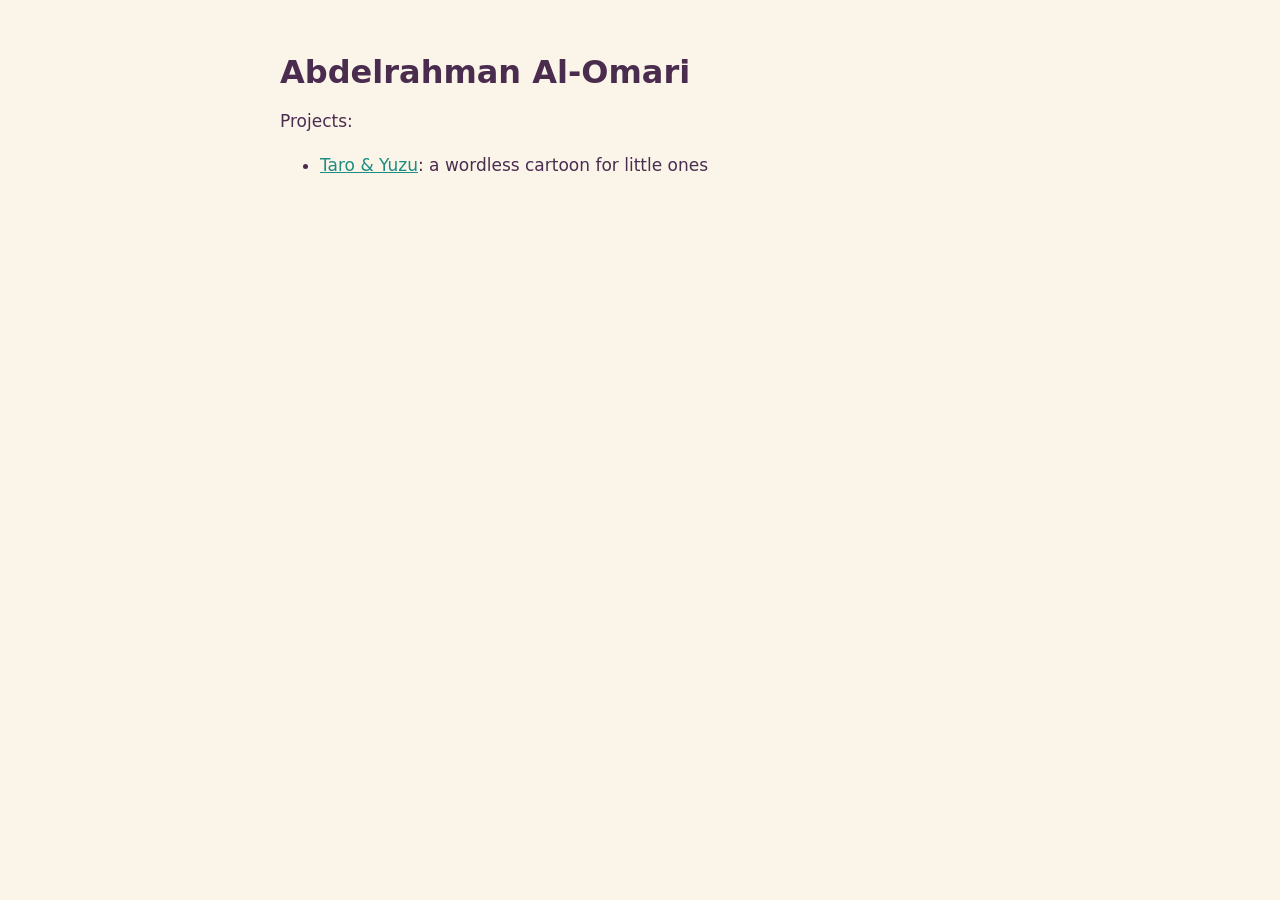
<file: index.html>
<!doctype html><html lang="en"><head><meta charset="utf-8"><meta name="viewport" content="width=device-width,initial-scale=1"><title>Abdelrahman Al-Omari</title>
<link rel="stylesheet" href="taro-yuzu/style.css"></head><body><main><h1>Abdelrahman Al-Omari</h1><p>Projects:</p><ul><li><a href="taro-yuzu/">Taro &amp; Yuzu</a>: a wordless cartoon for little ones</li></ul></main></body></html>
</file>
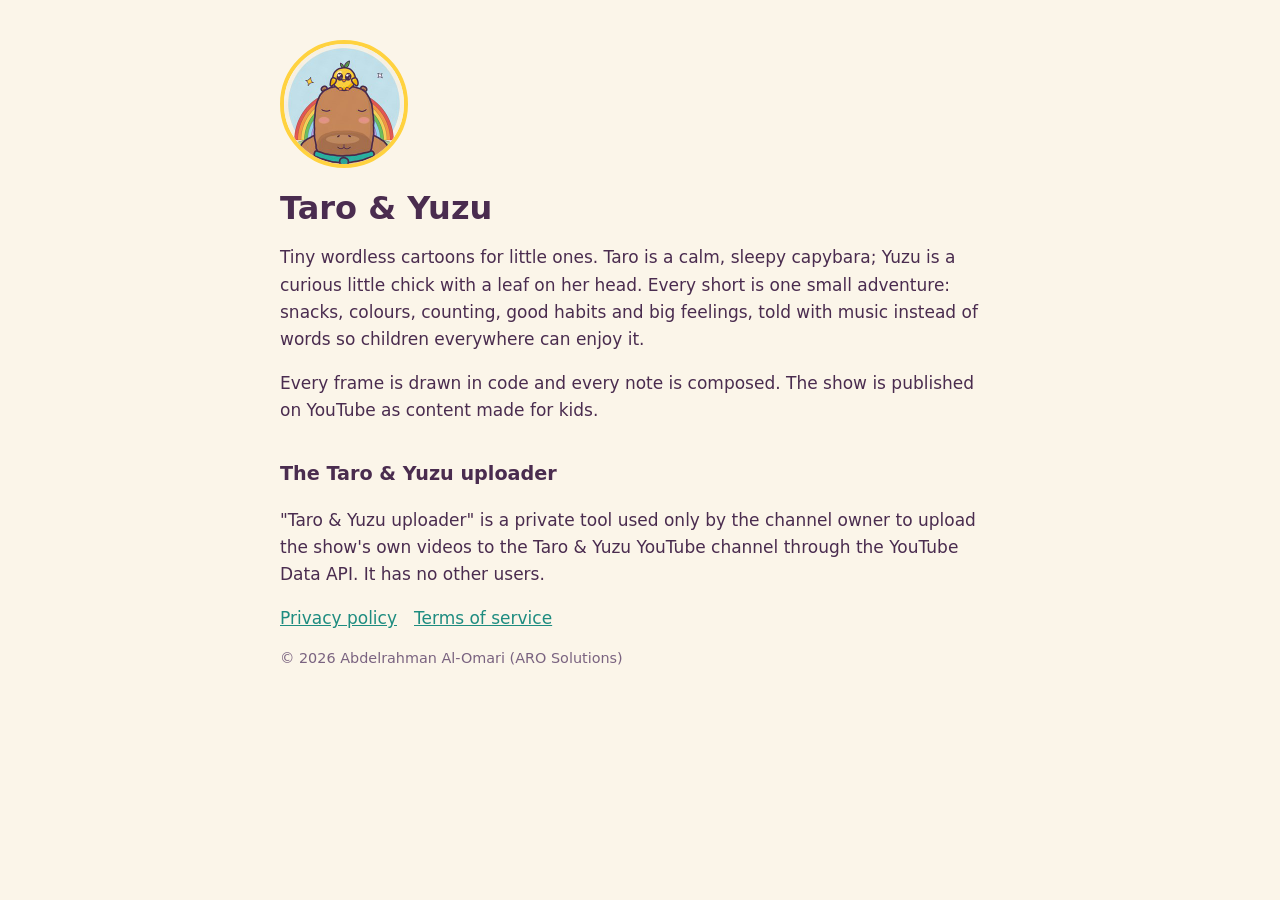
<file: taro-yuzu/index.html>
<!doctype html><html lang="en"><head><meta charset="utf-8"><meta name="viewport" content="width=device-width,initial-scale=1">
<title>Taro &amp; Yuzu</title><meta name="description" content="Tiny wordless cartoons for little ones: a sleepy capybara, a curious chick and one small adventure a day.">
<link rel="stylesheet" href="style.css"></head><body><main>
<img class="avatar" src="avatar.jpg" alt="Taro the capybara with Yuzu the chick on his head">
<h1>Taro &amp; Yuzu</h1>
<p>Tiny wordless cartoons for little ones. Taro is a calm, sleepy capybara; Yuzu is a curious little chick with a leaf on her head. Every short is one small adventure: snacks, colours, counting, good habits and big feelings, told with music instead of words so children everywhere can enjoy it.</p>
<p>Every frame is drawn in code and every note is composed. The show is published on YouTube as content made for kids.</p>
<h2>The Taro &amp; Yuzu uploader</h2>
<p>"Taro &amp; Yuzu uploader" is a private tool used only by the channel owner to upload the show's own videos to the Taro &amp; Yuzu YouTube channel through the YouTube Data API. It has no other users.</p>
<nav><a href="privacy.html">Privacy policy</a><a href="terms.html">Terms of service</a></nav>
<p class="muted">© 2026 Abdelrahman Al-Omari (ARO Solutions)</p>
</main></body></html>
</file>
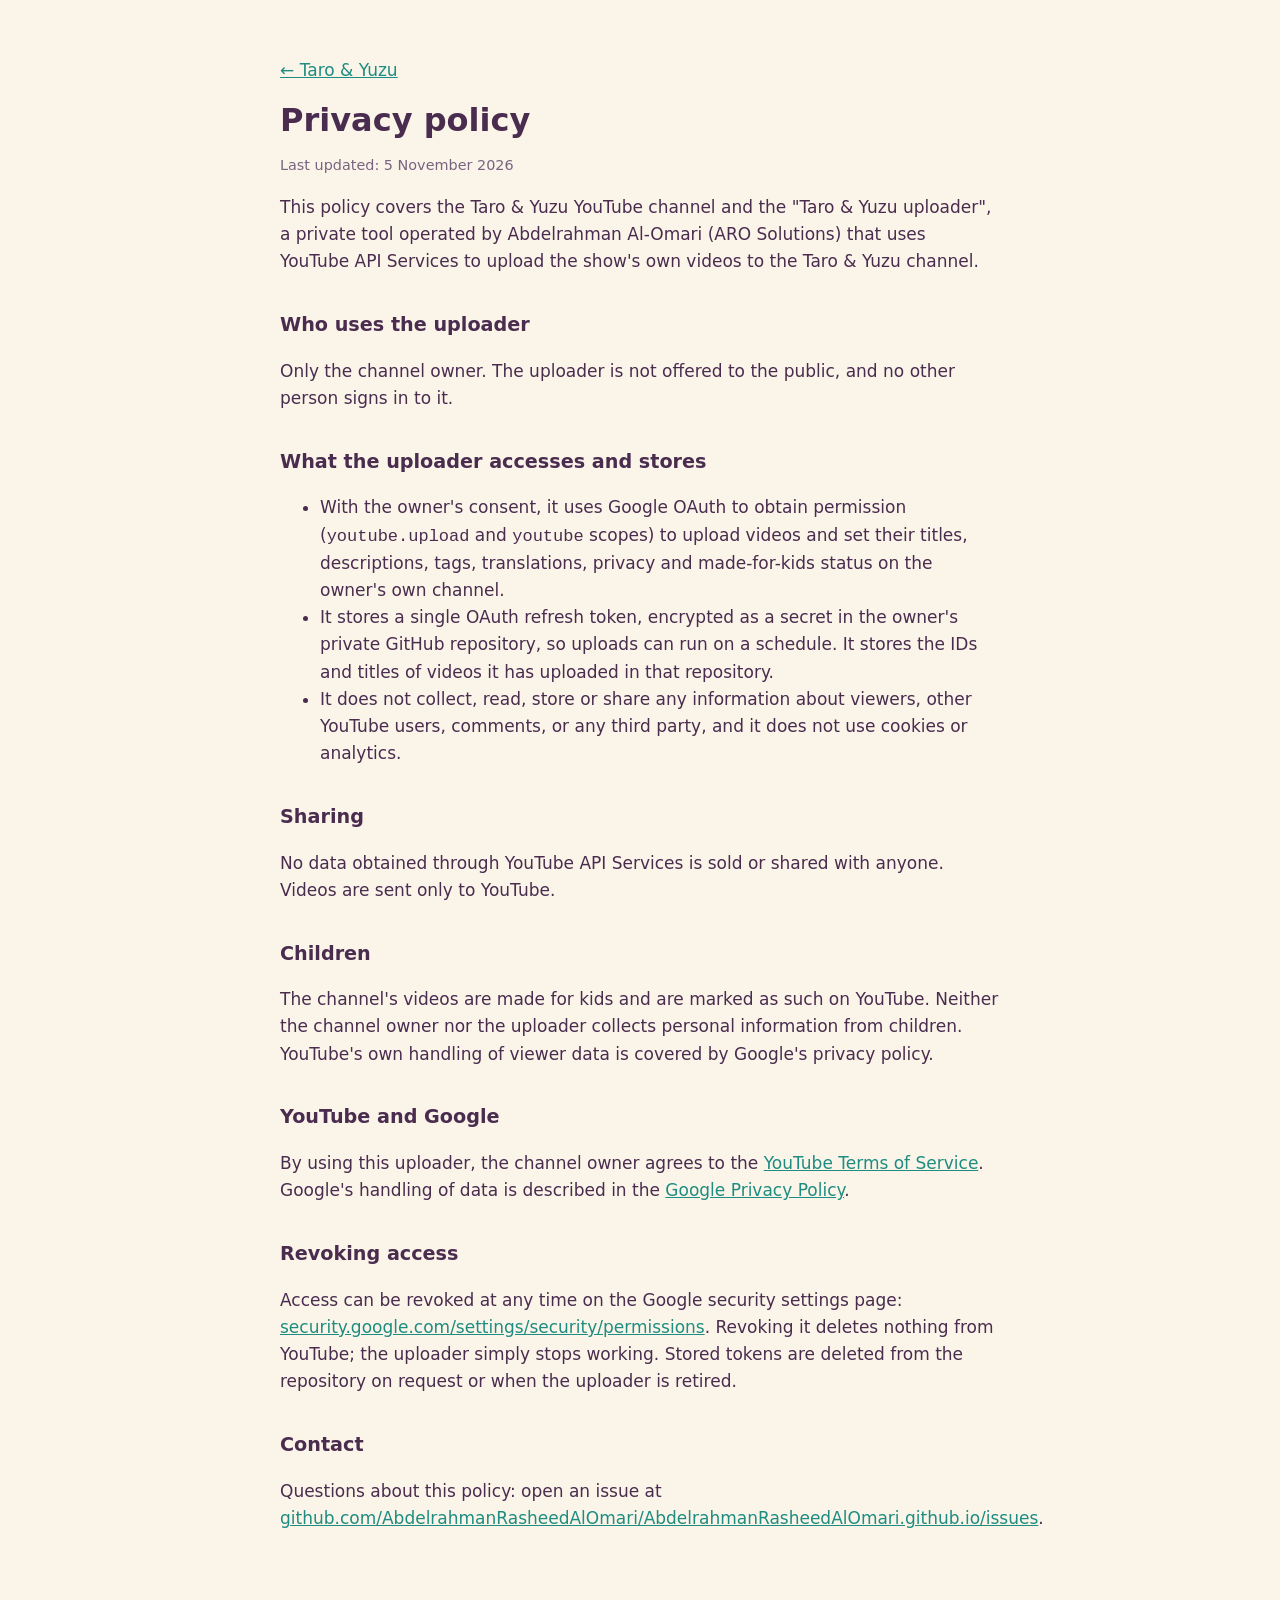
<file: taro-yuzu/privacy.html>
<!doctype html><html lang="en"><head><meta charset="utf-8"><meta name="viewport" content="width=device-width,initial-scale=1">
<title>Privacy policy · Taro &amp; Yuzu</title><link rel="stylesheet" href="style.css"></head><body><main>
<p><a href="./">← Taro &amp; Yuzu</a></p>
<h1>Privacy policy</h1>
<p class="muted">Last updated: 5 November 2026</p>
<p>This policy covers the Taro &amp; Yuzu YouTube channel and the "Taro &amp; Yuzu uploader", a private tool operated by Abdelrahman Al-Omari (ARO Solutions) that uses YouTube API Services to upload the show's own videos to the Taro &amp; Yuzu channel.</p>
<h2>Who uses the uploader</h2>
<p>Only the channel owner. The uploader is not offered to the public, and no other person signs in to it.</p>
<h2>What the uploader accesses and stores</h2>
<ul>
<li>With the owner's consent, it uses Google OAuth to obtain permission (<code>youtube.upload</code> and <code>youtube</code> scopes) to upload videos and set their titles, descriptions, tags, translations, privacy and made-for-kids status on the owner's own channel.</li>
<li>It stores a single OAuth refresh token, encrypted as a secret in the owner's private GitHub repository, so uploads can run on a schedule. It stores the IDs and titles of videos it has uploaded in that repository.</li>
<li>It does not collect, read, store or share any information about viewers, other YouTube users, comments, or any third party, and it does not use cookies or analytics.</li>
</ul>
<h2>Sharing</h2>
<p>No data obtained through YouTube API Services is sold or shared with anyone. Videos are sent only to YouTube.</p>
<h2>Children</h2>
<p>The channel's videos are made for kids and are marked as such on YouTube. Neither the channel owner nor the uploader collects personal information from children. YouTube's own handling of viewer data is covered by Google's privacy policy.</p>
<h2>YouTube and Google</h2>
<p>By using this uploader, the channel owner agrees to the <a href="https://www.youtube.com/t/terms">YouTube Terms of Service</a>. Google's handling of data is described in the <a href="https://policies.google.com/privacy">Google Privacy Policy</a>.</p>
<h2>Revoking access</h2>
<p>Access can be revoked at any time on the Google security settings page: <a href="https://security.google.com/settings/security/permissions">security.google.com/settings/security/permissions</a>. Revoking it deletes nothing from YouTube; the uploader simply stops working. Stored tokens are deleted from the repository on request or when the uploader is retired.</p>
<h2>Contact</h2>
<p>Questions about this policy: open an issue at <a href="https://github.com/AbdelrahmanRasheedAlOmari/AbdelrahmanRasheedAlOmari.github.io/issues">github.com/AbdelrahmanRasheedAlOmari/AbdelrahmanRasheedAlOmari.github.io/issues</a>.</p>
</main></body></html>
</file>
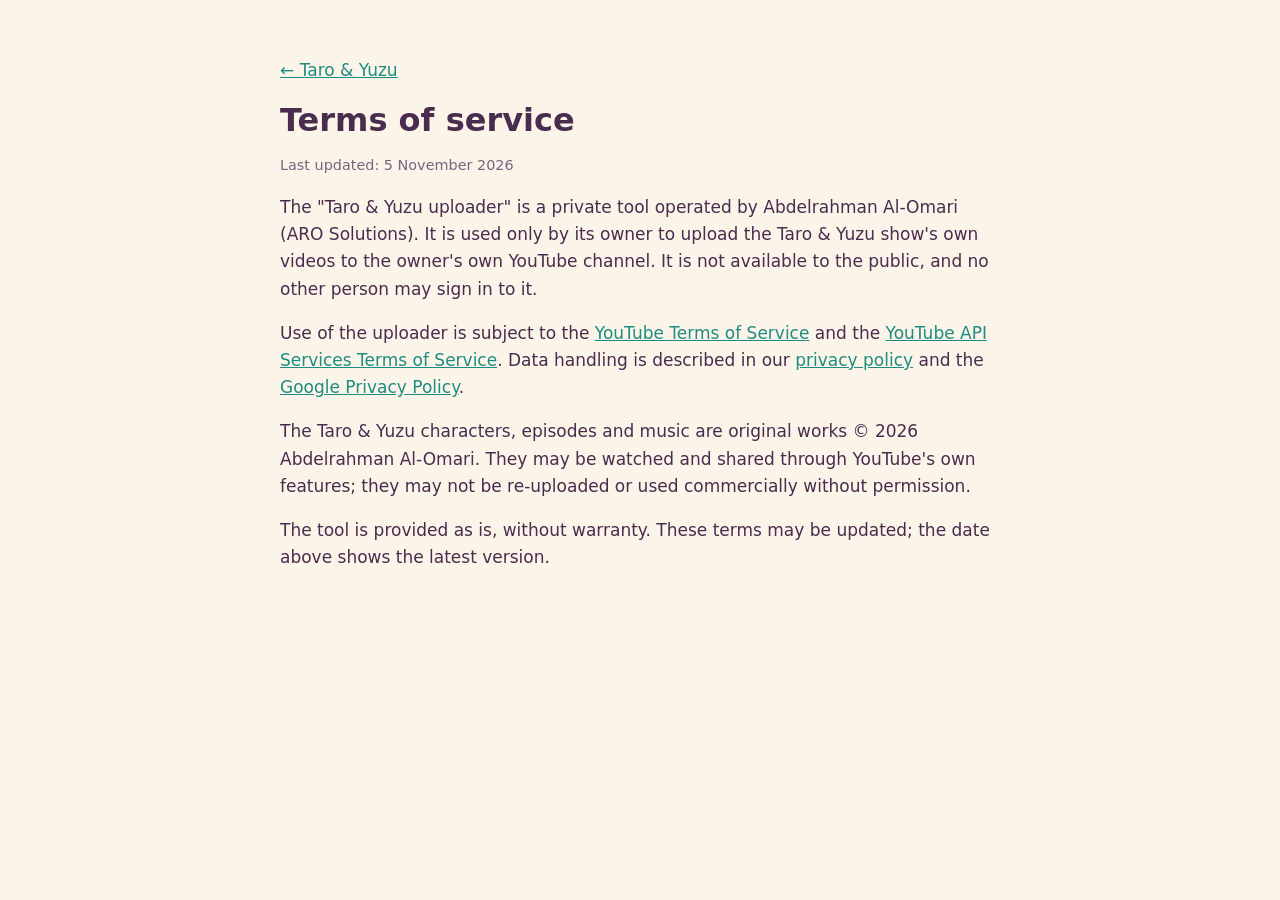
<file: taro-yuzu/terms.html>
<!doctype html><html lang="en"><head><meta charset="utf-8"><meta name="viewport" content="width=device-width,initial-scale=1">
<title>Terms of service · Taro &amp; Yuzu</title><link rel="stylesheet" href="style.css"></head><body><main>
<p><a href="./">← Taro &amp; Yuzu</a></p>
<h1>Terms of service</h1>
<p class="muted">Last updated: 5 November 2026</p>
<p>The "Taro &amp; Yuzu uploader" is a private tool operated by Abdelrahman Al-Omari (ARO Solutions). It is used only by its owner to upload the Taro &amp; Yuzu show's own videos to the owner's own YouTube channel. It is not available to the public, and no other person may sign in to it.</p>
<p>Use of the uploader is subject to the <a href="https://www.youtube.com/t/terms">YouTube Terms of Service</a> and the <a href="https://developers.google.com/youtube/terms/api-services-terms-of-service">YouTube API Services Terms of Service</a>. Data handling is described in our <a href="privacy.html">privacy policy</a> and the <a href="https://policies.google.com/privacy">Google Privacy Policy</a>.</p>
<p>The Taro &amp; Yuzu characters, episodes and music are original works © 2026 Abdelrahman Al-Omari. They may be watched and shared through YouTube's own features; they may not be re-uploaded or used commercially without permission.</p>
<p>The tool is provided as is, without warranty. These terms may be updated; the date above shows the latest version.</p>
</main></body></html>
</file>
<file: taro-yuzu/style.css>
body{margin:0;background:#FBF5E9;color:#4A2C4F;font:17px/1.6 system-ui,-apple-system,"Segoe UI",Roboto,sans-serif}
main{max-width:720px;margin:0 auto;padding:40px 22px 64px}
h1{font-size:2rem;line-height:1.2;margin:.4em 0}h2{font-size:1.2rem;margin-top:1.8em}
a{color:#1E8C80}img.avatar{width:120px;height:120px;border-radius:50%;border:4px solid #FFD23F}
.muted{color:#7a6380;font-size:.9rem}nav a{margin-right:1em}
</file>
